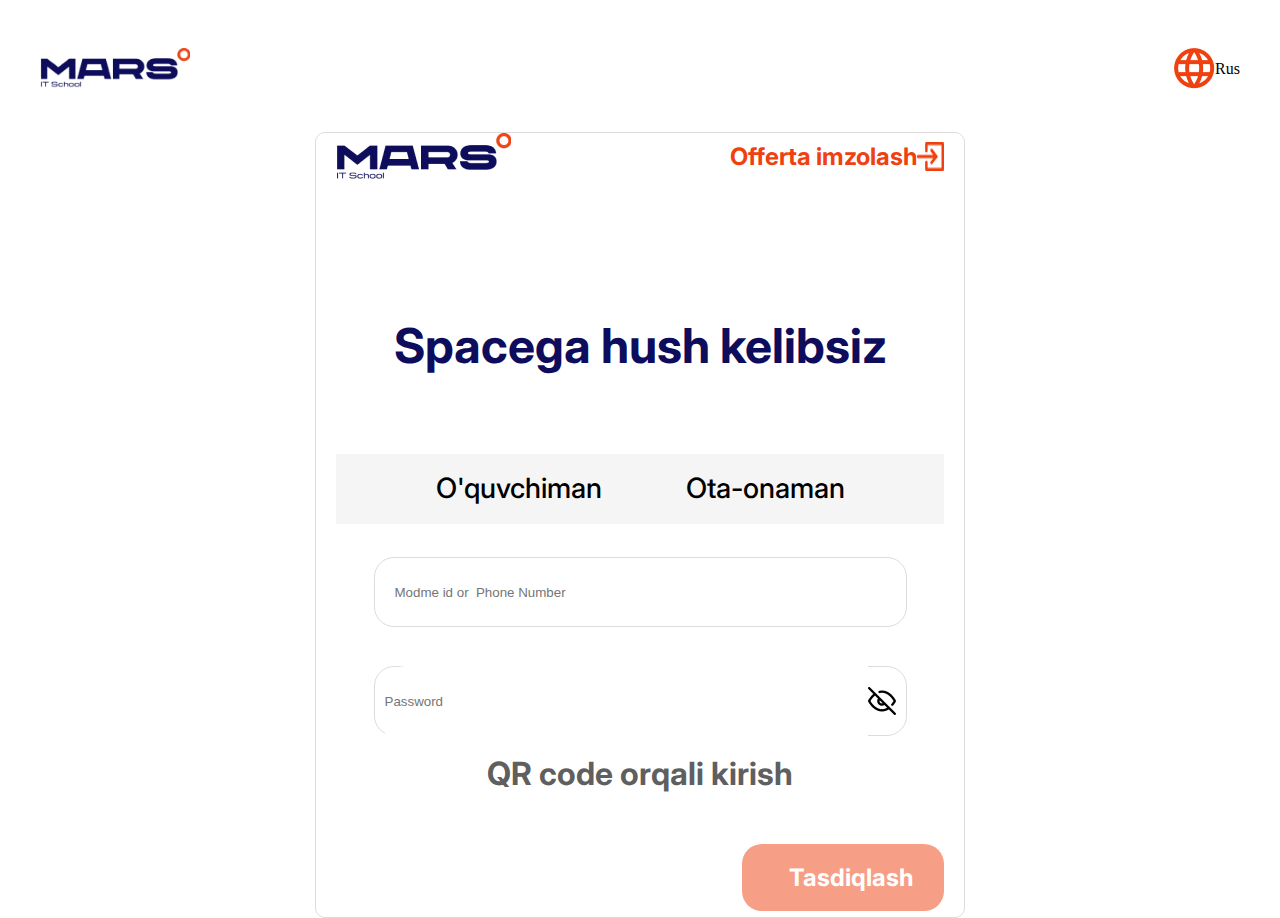
<file: index.html>
<!DOCTYPE html>
<html lang="en">

<head>
    <meta charset="UTF-8">
    <meta name="viewport" content="width=device-width, initial-scale=1.0">
    <link rel="preconnect" href="https://fonts.googleapis.com">
    <link rel="preconnect" href="https://fonts.gstatic.com" crossorigin>
    <link href="https://fonts.googleapis.com/css2?family=Inter:wght@100..900&display=swap" rel="stylesheet">
    <link rel="stylesheet" href="./main.css">
    <title>Document</title>
</head>

<body>
    <!--header start -->
    <header class="header">
        <div class="container">
            <nav class="header__nav">
                <a class="Ozb" href="about.html"><div class="header__wrapper">
                    <img class="hero__img" src="./imges/image 2.png" alt="">
                        <div class="header__textbox">
                            <img  src="./imges/Vector.png" alt="O'zb"><p>Rus</p>
                        </div>  
                    </div>
                </a>
                </div>
            </nav>
        </div>
    </header>
    <!-- header end -->
    <!-- main start -->
    <main class="main">
        <section class="hero">
            <div class="container-main">
                <div class="hero__wrapper">
                    <img src="./imges/image 2.png" alt="">
                    <div class="hero__textbox">
                    <a class="New" href="./new.html"></a>
                        <p class="hero__text">Offerta imzolash</p>
                        <img src="./imges/Vector (1).png" alt="O'zb">
                    </div>
                </div>
                <div class="big__wrapper">
                    <h1 class="big__title">Spacega hush kelibsiz</h1>
                    <div class="big__mini__wrapper">
                        <div class="btn__wrapper">
                        <button class="big__btn">O'quvchiman</button>
                        <button class="big__btn">Ota-onaman</button>
                    </div>
                    </div>  
                </div>
                <div class="hero__second__wrapper">
                    <div class="form__wrapper">
                    <form class="hero__form">
                        <input class="hero__input1" type="text" placeholder="Modme id or  Phone Number">
                        <div class="input__wrapper">
                            <input type="text" class="password" placeholder="Password " ><img class="form__img" src="./imges/./Eye.png" alt="">
                        </div>
                    </form>
                    <h1 class="new__title" >QR code orqali kirish</h1>
          </div>
                </div>
                <button class="button">Tasdiqlash</button>
            </div>
        </section>
        
    </main>
    <!-- main end -->
    <!-- footer start -->
    <footer class="footer">

    </footer>
    <!-- footer end -->
    <script src="./main.js"></script>
</body>

</html>
</file>
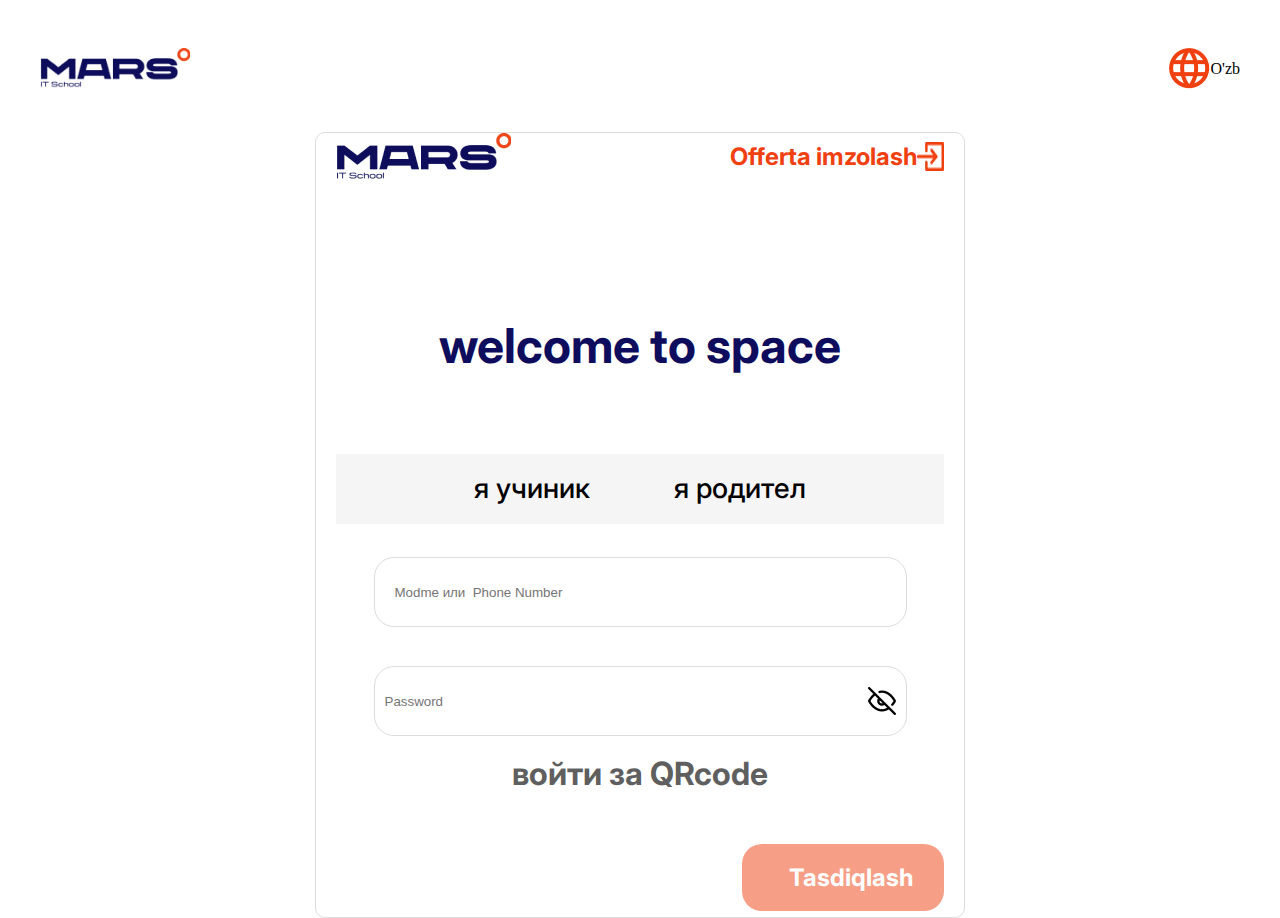
<file: about.html>
<!DOCTYPE html>
<html lang="en">

<head>
    <meta charset="UTF-8">
    <meta name="viewport" content="width=device-width, initial-scale=1.0">
    <link rel="preconnect" href="https://fonts.googleapis.com">
    <link rel="preconnect" href="https://fonts.gstatic.com" crossorigin>
    <link href="https://fonts.googleapis.com/css2?family=Inter:wght@100..900&display=swap" rel="stylesheet">
    <link rel="stylesheet" href="./main.css">
    <title>Document</title>
</head>

<body>
    <!--header start -->
    <header class="header">
        <div class="container">
            <nav class="header__nav">
                <a class="Ozb" href="index.html"><div class="header__wrapper">
                    <img class="hero__img" src="./imges/image 2.png" alt="">
                        <div class="header__textbox">
                            <img src="./imges/Vector.png" alt="O'zb"><p>O'zb</p>
                        </div>  
                    </div>
                </a>        
                </div>
            </nav>
        </div>
    </header>
    <!-- header end -->
    <!-- main start -->
    <main class="main">
        <section class="hero">
            <div class="container-main">
                <div class="hero__wrapper">
                    <img src="./imges/image 2.png" alt="">
                    <div class="hero__textbox">
                        <a href="" class="hero__text">Offerta imzolash</a>
                        <img src="./imges/Vector (1).png" alt="O'zb">
                    </div>
                </div>
                <div class="big__wrapper">
                    <h1 class="big__title">welcome to space</h1>
                    <div class="big__mini__wrapper">
                        <div class="btn__wrapper">  
                        <button class="big__btn"> я учиник</button>
                        <button class="big__btn">я родител </button>
                    </div>
                    </div>  
                </div>
                <div class="hero__second__wrapper">
                    <div class="form__wrapper">
                    <form class="hero__form">
                        <input class="hero__input1" type="text" placeholder="Modme или  Phone Number">
                        <div class="input__wrapper">
                            <input type="text" class="" placeholder="Password " ><img class="form__img" src="./imges/./Eye.png" alt="">
                        </div>
                    </form>
                    <h1 class="new__title" >войти за QRcode</h1>
          </div>
                </div>
                <button class="button">Tasdiqlash</button>
            </div>
        </section>
        
    </main>
    <!-- main end -->
    <!-- footer start -->
    <footer class="footer">

    </footer>
    <!-- footer end -->
    <script src="./main.js"></script>
</body>

</html>
</file>
<file: main.css>
* {
    margin: 0;
    padding: 0;
    box-sizing: border-box;
}   
.container {
    max-width: 1240px;
    width: 100%;
    margin: 0 auto;
    padding: 0 20px;
}
.header__textbox{
    display: flex;
    align-items: center;
}

.header {
    margin-bottom: 43px;
    padding-top: 48px;
}

.header__wrapper {
    display: flex;
    justify-content: space-between;
}

.hero__btn {
    background-color: transparent;
    border: 1px solid transparent;
    display: flex;
    align-items: center;
}
.password{
    height: 70px;
    top: 607px;
    left: 459px;
    gap: 0px;
    border-radius: 20px 0px 0px 0px;
    border: 1px 0px 0px 0px;
    opacity: 0px;
    width: 533px;

}
.hero__wrapper {
    display: flex;
    justify-content: space-between;
    align-items: center;
}

main {
    display: flex;
    justify-content: center;
}

.hero {
    margin-top: 43px;
    display: flex;
    justify-content: center;
    margin: 0 auto;
    width: 650px;
    height: 786px;
    border: 1px solid #DEDBDB;
    border-radius: 10px;
}

.hero__img {
    height: 40px;
    top: -270px;
    left: -268px;
    gap: 0px;
    opacity: 0px;
    width: 150px;
}

.container-main {
    max-width: 650px;
    width: 100%;
    margin: 0 auto;
    padding: 0 20px;
}

.hero__textbox {
    display: flex;
}

.hero__text {
    color: #F0400F;
    /* font-family: "Inter"; */
    font-size: 24px;
    font-weight: 700;
    line-height: 29.05px;
    text-align: left;
    font-family: Inter;
    text-decoration: none;
}

.hero__items {
    display: flex;
    justify-content: space-between;
}
.big__title{
    color: #0E0D5D;
    font-family: Inter;
    font-size: 48px;
    font-weight: 700;
    line-height: 58.09px;
    text-align: left;
    margin-top: 137px;    
    display: flex;
    justify-content: center;
}
.btn__wrapper{
    margin-top: 79px;
    display: flex;
    justify-content: center;
    gap: 82px;
    background-color: #F5F5F5;  
    height: 70px;
    padding: 8px 0;
}
.big__btn:focus{
    background-color: #fff; 
}
.big__btn{ 
    border-radius: 10px; 
    height: 54px;
    text-decoration: none;
    color: #000;
    font-size: 28px;
    font-weight: 500;
    line-height: 33.89px;
    text-align: left;
    font-family: Inter;
    background-color: transparent;
    border: 1px solid transparent;
}
.hero__form{
    gap: 39px;
    flex-direction: column ;
    display: flex;
    justify-content: center;
    padding-top: 33px;
}
.hero__input1{
    display: flex;
    margin:  0 auto;
    padding: 0 20px;
    width: 533px;
    height: 70px;
    border: 1px solid gainsboro;
    border-radius: 20px;
    justify-content: center;
}
.form__img{
    display: flex;  
    height: 28px;
    top: 732px;
    left: 927px;
    gap: 0px;
    opacity: 0px;
    width: 28px;

}
.input__wrapper{
    margin:  0 auto;
    display: flex;
    align-items: center;
    justify-content: space-between;
    width: 533px;
    height: 70px;
    border: 1px solid gainsboro;
    border-radius: 20px;
    padding: 0 10px;
}
.input__wrapper input{
    outline: none;
    border: none;
}
.new__title{
    color: #000000A3;
    font-family: Inter;
    display: flex;
    justify-content: center;
    padding-top: 18px;
}
.button:active{
    background-color: #F0400F;
}
.button{
    height: 67px;
    width: 202px;
    border: 1px solid transparent;
    background-color: #F69E86;
    font-size: 24px;
    font-weight: 700;
    line-height: 29.05px;
    text-align: left;
    font-family: Inter;
    padding: 0 30px;
    color: #fff;
    border-radius: 20px;
    margin-top: 51px;
    margin-left: auto;  
    display: flex;
    align-items: center;
    justify-content: end;
}
.Ozb{
    text-decoration: none;
    color: #000;
}
</file>
